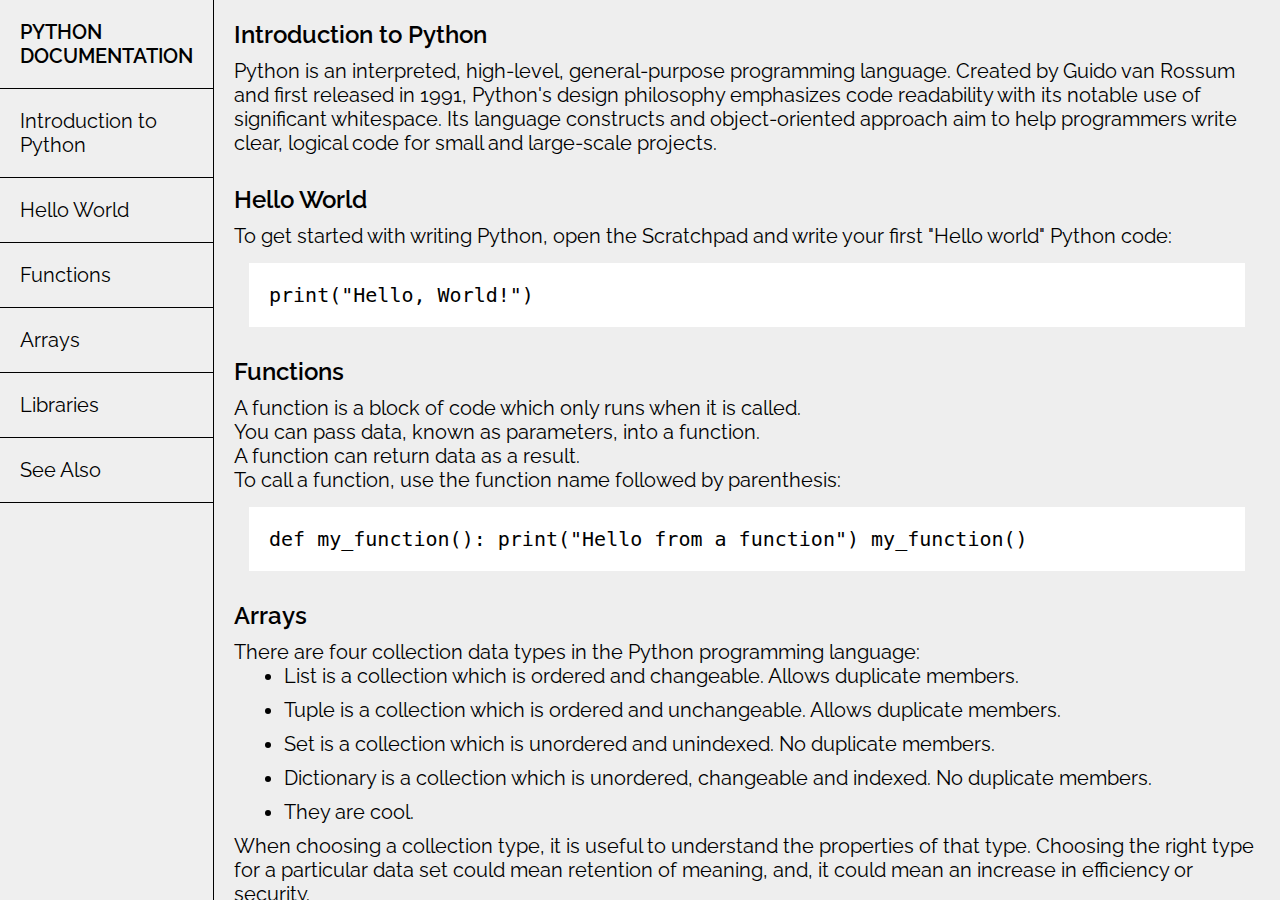
<file: 03. Tehnical Documentation Page/index.html>
<!DOCTYPE html>
<html lang="en">
  <head>
    <meta charset="UTF-8" />
    <meta name="viewport" content="width=device-width, initial-scale=1.0" />
    <title>Tehnical Documentation Page</title>
    <link rel="stylesheet" href="style.css" />
  </head>
  <body>
    <nav id="navbar">
      <header>Python Documentation</header>
      <a href="#Introduction_to_Python" class="nav-link"
        >Introduction to Python</a
      >
      <a href="#Hello_World" class="nav-link">Hello World</a>
      <a href="#Functions" class="nav-link">Functions</a>
      <a href="#Arrays" class="nav-link">Arrays</a>
      <a href="#Libraries" class="nav-link">Libraries</a>
      <a href="#See_Also" class="nav-link">See Also</a>
    </nav>

    <main id="main-doc">
      <section class="main-section" id="Introduction_to_Python">
        <header>Introduction to Python</header>
        <p>
          Python is an interpreted, high-level, general-purpose programming
          language. Created by Guido van Rossum and first released in 1991,
          Python's design philosophy emphasizes code readability with its
          notable use of significant whitespace. Its language constructs and
          object-oriented approach aim to help programmers write clear, logical
          code for small and large-scale projects.
        </p>
      </section>

      <section class="main-section" id="Hello_World">
        <header>Hello World</header>
        <p>
          To get started with writing Python, open the Scratchpad and write your
          first "Hello world" Python code:
        </p>
        <code>print("Hello, World!")</code>
      </section>

      <section class="main-section" id="Functions">
        <header>Functions</header>
        <p>
          A function is a block of code which only runs when it is called.
        </p>
        <p>
          You can pass data, known as parameters, into a function.
        </p>
        <p>
          A function can return data as a result.
        </p>
        <p>
          To call a function, use the function name followed by parenthesis:
        </p>
        <code
          >def my_function(): print("Hello from a function") my_function()
        </code>
      </section>

      <section class="main-section" id="Arrays">
        <header>Arrays</header>
        <p>
          There are four collection data types in the Python programming
          language:
        </p>
        <ul>
          <li>
            List is a collection which is ordered and changeable. Allows
            duplicate members.
          </li>
          <li>
            Tuple is a collection which is ordered and unchangeable. Allows
            duplicate members.
          </li>
          <li>
            Set is a collection which is unordered and unindexed. No duplicate
            members.
          </li>
          <li>
            Dictionary is a collection which is unordered, changeable and
            indexed. No duplicate members.
          </li>
          <li>
            They are cool.
          </li>
        </ul>
        <p>
          When choosing a collection type, it is useful to understand the
          properties of that type. Choosing the right type for a particular data
          set could mean retention of meaning, and, it could mean an increase in
          efficiency or security.
        </p>
        <code>thislist = ["apple", "banana", "cherry"] print(thislist)</code>
        <code
          >thislist = ["apple", "banana", "cherry"] for x in thislist:
          print(x)</code
        >
      </section>

      <section class="main-section" id="Libraries">
        <header>Libraries</header>
        <p>
          A package contains all the files you need for a module. Modules are
          Python code libraries you can include in your project.
        </p>
        <code>pip install camelcase</code>
      </section>

      <section class="main-section" id="See_Also">
        <header>See Also</header>
        <p>
          For more about python check
          <a href="https://www.w3schools.com/python/default.asp"
            >Python Course</a
          >
        </p>
      </section>
    </main>

    <script src="https://cdn.freecodecamp.org/testable-projects-fcc/v1/bundle.js"></script>
  </body>
</html>
</file>
<file: 03. Tehnical Documentation Page/style.css>
@import url("https://fonts.googleapis.com/css2?family=Raleway:wght@400;600&display=swap");

* {
  margin: 0;
  padding: 0;
  box-sizing: border-box;
}

body {
  font-family: "Raleway", sans-serif;
  font-size: 20px;
  font-weight: 400;
  background-color: #eee;
  display: flex;
  color: #000;
}

a {
  text-decoration: none;
  color: #000;
}

/* Navbar */
nav {
  display: flex;
  flex-direction: column;
  width: 50%;
  height: 100vh;
  border-right: 1px solid #000;
  background-color: #efefef;
}

nav header {
  text-transform: uppercase;
  font-weight: 600;
  padding: 20px;
}

nav a {
  padding: 20px 0 20px 20px;
  border-top: 1px solid #000;
}

nav a:last-child {
  border-bottom: 1px solid #000;
}

nav a:hover {
  background-color: #333;
  color: #fff;
}

/* Document */
main {
  padding: 20px;
  height: 100vh;
  overflow-y: scroll;
}

.main-section {
  margin-bottom: 30px;
}

main header {
  font-size: 1.5rem;
  font-weight: 600;
  margin-bottom: 10px;
}

code {
  display: block;
  text-align: left;
  background-color: #fff;
  padding: 20px;
  margin: 15px;
}

#functions p,
#arrays p {
  margin-bottom: 10px;
}

li {
  margin-left: 50px;
  margin-bottom: 10px;
}

#also a {
  font-weight: 600;
  background-color: #fff;
  padding: 5px;
}

@media (max-width: 500px) {
  body {
    flex-direction: column;
  }

  nav {
    display: flex;
    flex-direction: column;
    width: 100%;
    height: 60vh;
    border-right: none;
    background-color: #efefef;
  }
}
</file>
